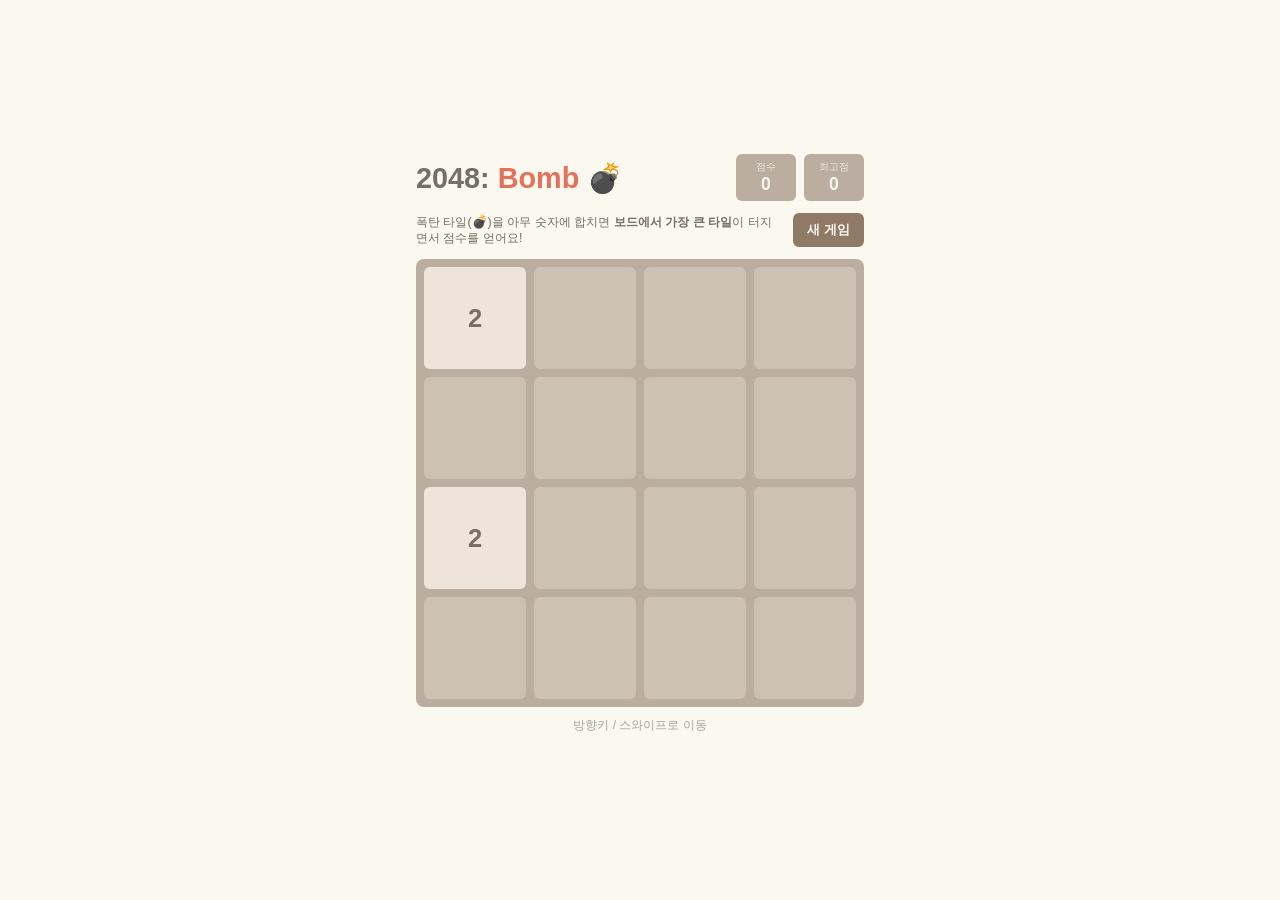
<file: index.html>
<!DOCTYPE html>
<html lang="ko">
<head>
<meta charset="UTF-8">
<meta name="viewport" content="width=device-width, initial-scale=1.0">
<title>2048: Bomb</title>
<link rel="stylesheet" href="style.css">
</head>
<body>
  <div class="app">
    <header>
      <h1>2048: <span class="bomb-title">Bomb</span> 💣</h1>
      <div class="scores">
        <div class="score-box">
          <div class="label">점수</div>
          <div id="score">0</div>
        </div>
        <div class="score-box">
          <div class="label">최고점</div>
          <div id="best">0</div>
        </div>
      </div>
    </header>

    <div class="toolbar">
      <p class="hint">폭탄 타일(💣)을 아무 숫자에 합치면 <b>보드에서 가장 큰 타일</b>이 터지면서 점수를 얻어요!</p>
      <button id="restart">새 게임</button>
    </div>

    <div class="board-wrap">
      <div id="board" class="board"></div>
      <div id="overlay" class="overlay hidden">
        <div class="overlay-msg" id="overlay-msg">게임 오버</div>
        <button id="overlay-restart">다시 시작</button>
      </div>
    </div>

    <p class="controls-hint">방향키 / 스와이프로 이동</p>
  </div>
  <script src="logic.js"></script>
  <script src="script.js"></script>
</body>
</html>
</file>
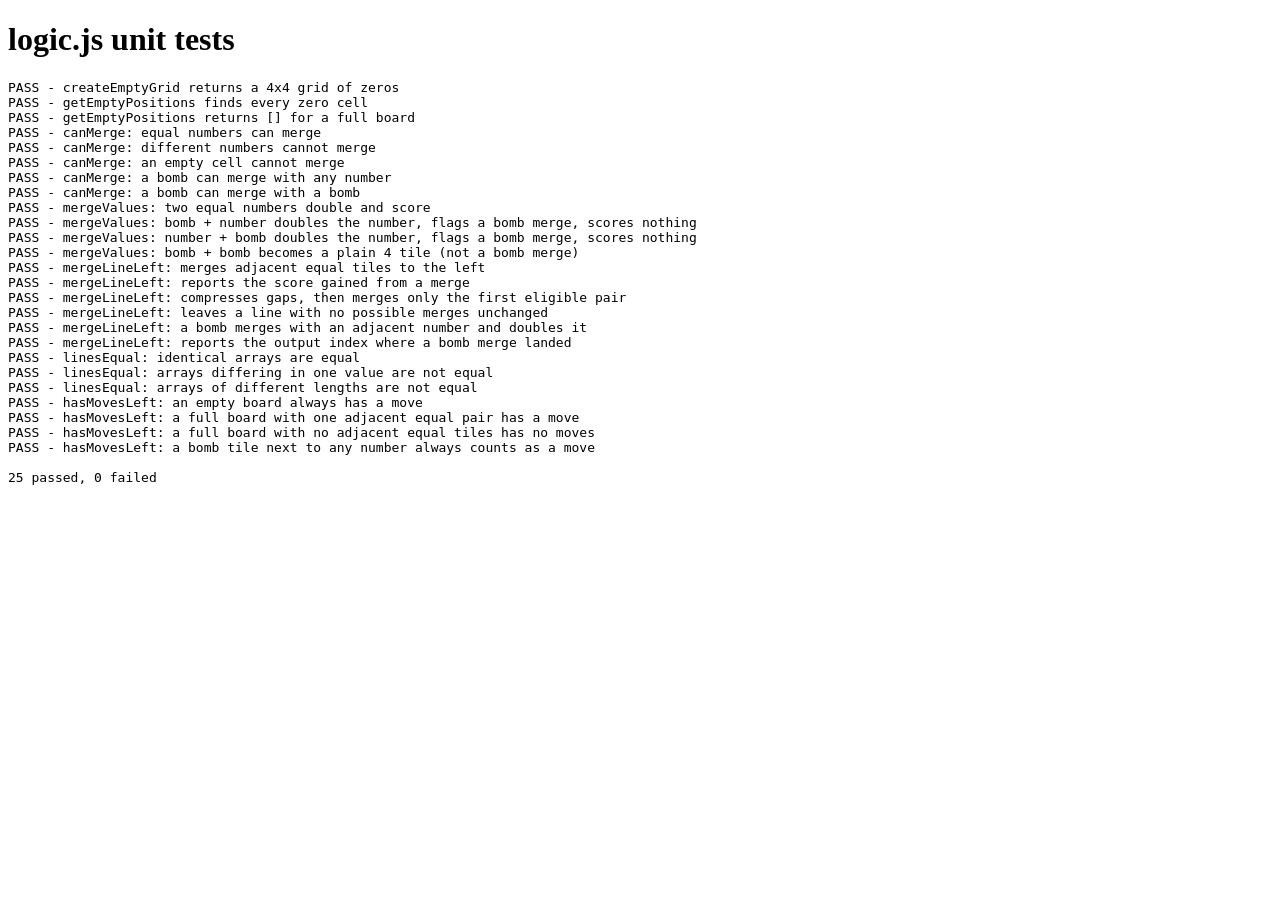
<file: test.html>
<!DOCTYPE html>
<html lang="ko">
<head>
<meta charset="UTF-8">
<title>2048: Bomb — logic tests</title>
</head>
<body>
  <h1>logic.js unit tests</h1>
  <pre id="output">Running…</pre>
  <script src="logic.js"></script>
  <script src="test-logic.js"></script>
</body>
</html>
</file>
<file: style.css>
:root {
  --bg: #faf8ef;
  --panel: #bbada0;
  --cell-empty: rgba(238, 228, 218, 0.35);
  --text-dark: #776e65;
  --text-light: #f9f6f2;
  color-scheme: light;
}

* { box-sizing: border-box; }

body {
  margin: 0;
  min-height: 100vh;
  display: flex;
  align-items: center;
  justify-content: center;
  background: var(--bg);
  font-family: "Trebuchet MS", "Segoe UI", sans-serif;
  color: var(--text-dark);
}

.app {
  width: min(92vw, 480px);
  padding: 16px;
}

header {
  display: flex;
  justify-content: space-between;
  align-items: center;
  margin-bottom: 12px;
}

h1 {
  font-size: 1.8rem;
  margin: 0;
}

.bomb-title {
  color: #e2725b;
}

.scores {
  display: flex;
  gap: 8px;
}

.score-box {
  background: var(--panel);
  color: var(--text-light);
  border-radius: 6px;
  padding: 6px 14px;
  text-align: center;
  min-width: 60px;
}

.score-box .label {
  font-size: 0.65rem;
  text-transform: uppercase;
  opacity: 0.8;
}

.score-box div:last-child {
  font-size: 1.1rem;
  font-weight: bold;
}

.toolbar {
  display: flex;
  align-items: center;
  justify-content: space-between;
  gap: 10px;
  margin-bottom: 12px;
}

.hint {
  font-size: 0.78rem;
  line-height: 1.3;
  margin: 0;
  flex: 1;
}

#restart {
  background: #8f7a66;
  color: var(--text-light);
  border: none;
  border-radius: 6px;
  padding: 8px 14px;
  font-weight: bold;
  cursor: pointer;
  white-space: nowrap;
}

#restart:hover { background: #9d8a76; }

.board-wrap {
  position: relative;
}

.board {
  position: relative;
  background: var(--panel);
  border-radius: 8px;
  padding: 8px;
  display: grid;
  grid-template-columns: repeat(4, 1fr);
  grid-template-rows: repeat(4, 1fr);
  gap: 8px;
  aspect-ratio: 1 / 1;
}

.cell {
  position: relative;
  background: var(--cell-empty);
  border-radius: 6px;
}

.tile {
  position: absolute;
  inset: 0;
  display: flex;
  align-items: center;
  justify-content: center;
  border-radius: 6px;
  font-weight: bold;
  font-size: clamp(1rem, 5vw, 1.6rem);
  animation: pop 0.15s ease-out;
}

@keyframes pop {
  from { transform: scale(0.5); opacity: 0.4; }
  to { transform: scale(1); opacity: 1; }
}

.tile.bomb {
  background: #3b3b3b;
  color: #fff;
  font-size: clamp(1.2rem, 6vw, 2rem);
}

.tile.exploding {
  animation: explode 0.35s ease-out forwards;
}

@keyframes explode {
  0% { transform: scale(1); background: #ff6b4a; }
  60% { transform: scale(1.3); background: #ffb84a; opacity: 0.9; }
  100% { transform: scale(0); opacity: 0; }
}

.tile[data-v="2"] { background: #eee4da; color: var(--text-dark); }
.tile[data-v="4"] { background: #ede0c8; color: var(--text-dark); }
.tile[data-v="8"] { background: #f2b179; color: var(--text-light); }
.tile[data-v="16"] { background: #f59563; color: var(--text-light); }
.tile[data-v="32"] { background: #f67c5f; color: var(--text-light); }
.tile[data-v="64"] { background: #f65e3b; color: var(--text-light); }
.tile[data-v="128"] { background: #edcf72; color: var(--text-light); font-size: clamp(0.9rem, 4.5vw, 1.4rem); }
.tile[data-v="256"] { background: #edcc61; color: var(--text-light); font-size: clamp(0.9rem, 4.5vw, 1.4rem); }
.tile[data-v="512"] { background: #edc850; color: var(--text-light); font-size: clamp(0.9rem, 4.5vw, 1.4rem); }
.tile[data-v="1024"] { background: #edc53f; color: var(--text-light); font-size: clamp(0.8rem, 4vw, 1.2rem); }
.tile[data-v="2048"] { background: #edc22e; color: var(--text-light); font-size: clamp(0.8rem, 4vw, 1.2rem); }

.overlay {
  position: absolute;
  inset: 0;
  background: rgba(238, 228, 218, 0.85);
  border-radius: 8px;
  display: flex;
  flex-direction: column;
  align-items: center;
  justify-content: center;
  gap: 12px;
}

.overlay.hidden { display: none; }

.overlay-msg {
  font-size: 1.6rem;
  font-weight: bold;
  color: var(--text-dark);
}

#overlay-restart {
  background: #8f7a66;
  color: var(--text-light);
  border: none;
  border-radius: 6px;
  padding: 10px 20px;
  font-weight: bold;
  cursor: pointer;
}

.controls-hint {
  text-align: center;
  font-size: 0.75rem;
  opacity: 0.6;
  margin-top: 10px;
}

@media (prefers-color-scheme: dark) {
  :root { --bg: #1b1a17; }
  body { color: #eee4da; }
  .hint, .controls-hint { color: #cbbfae; }
}
</file>
